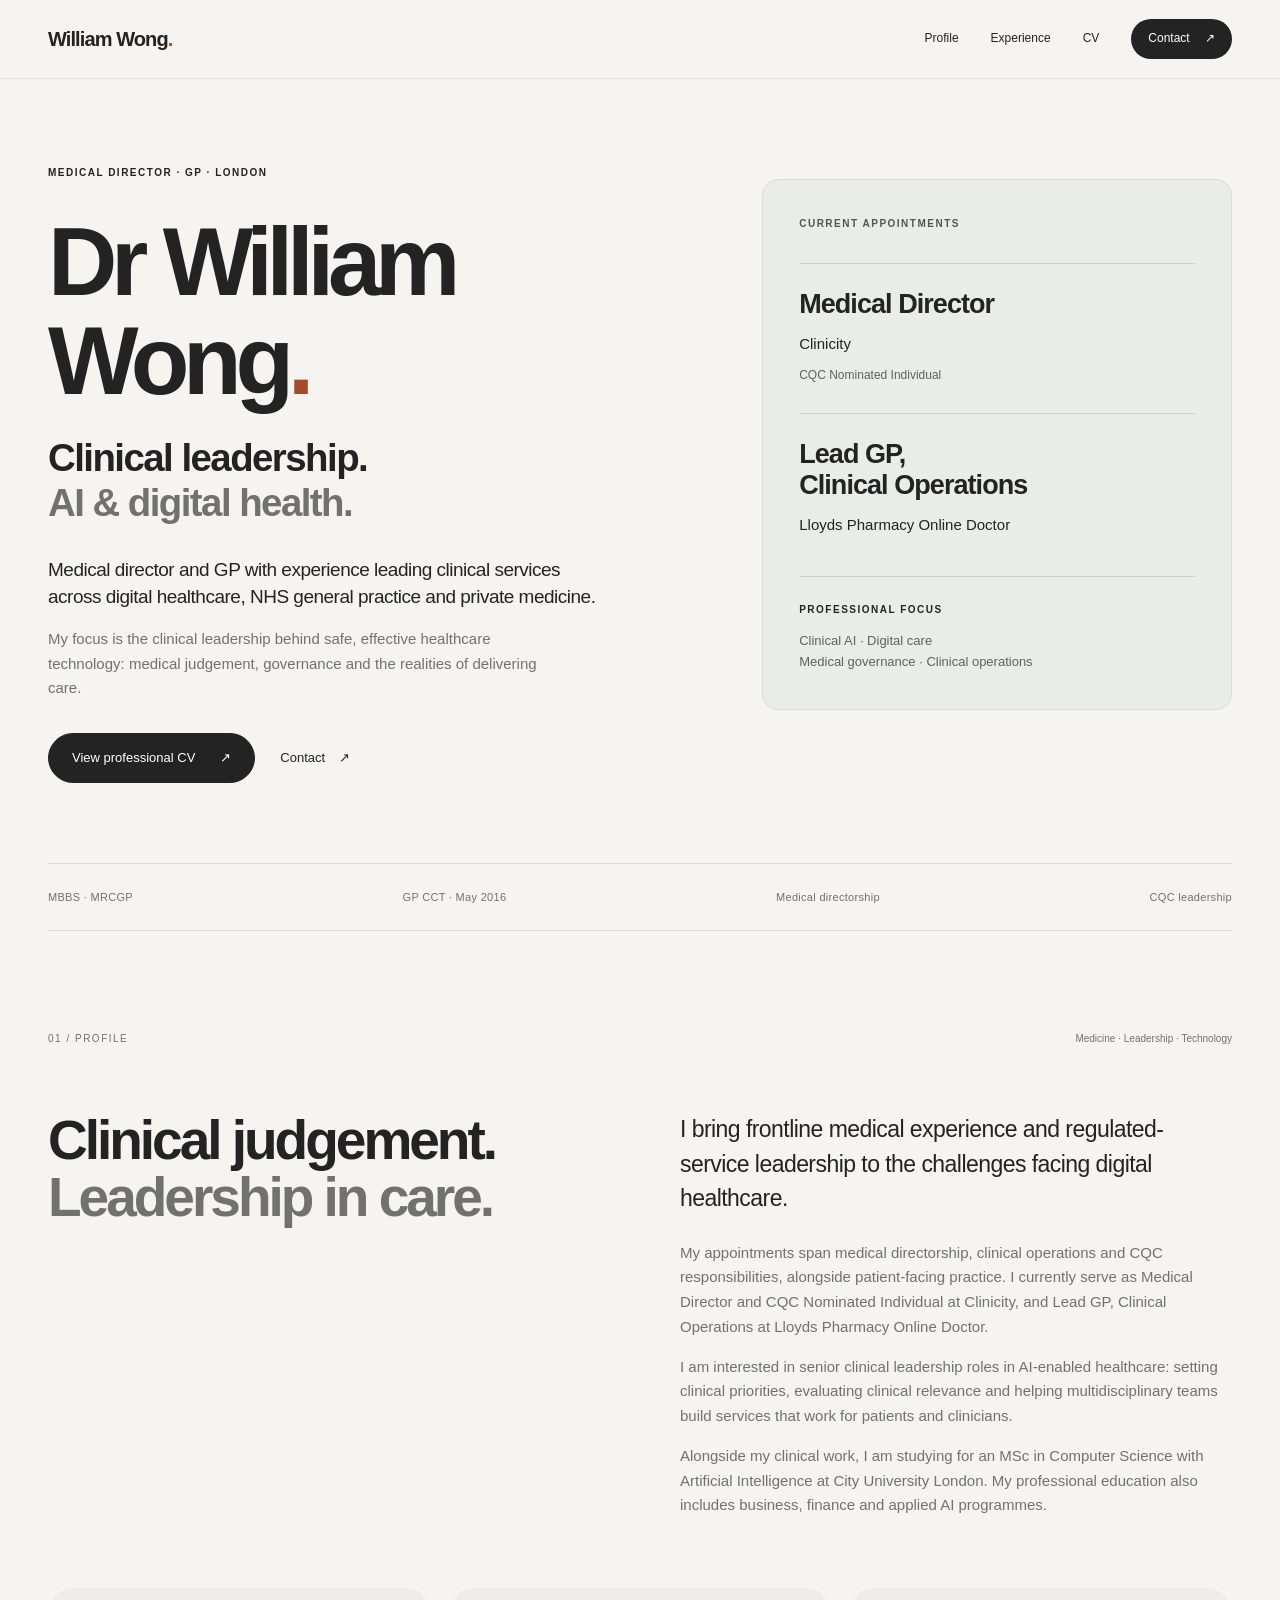
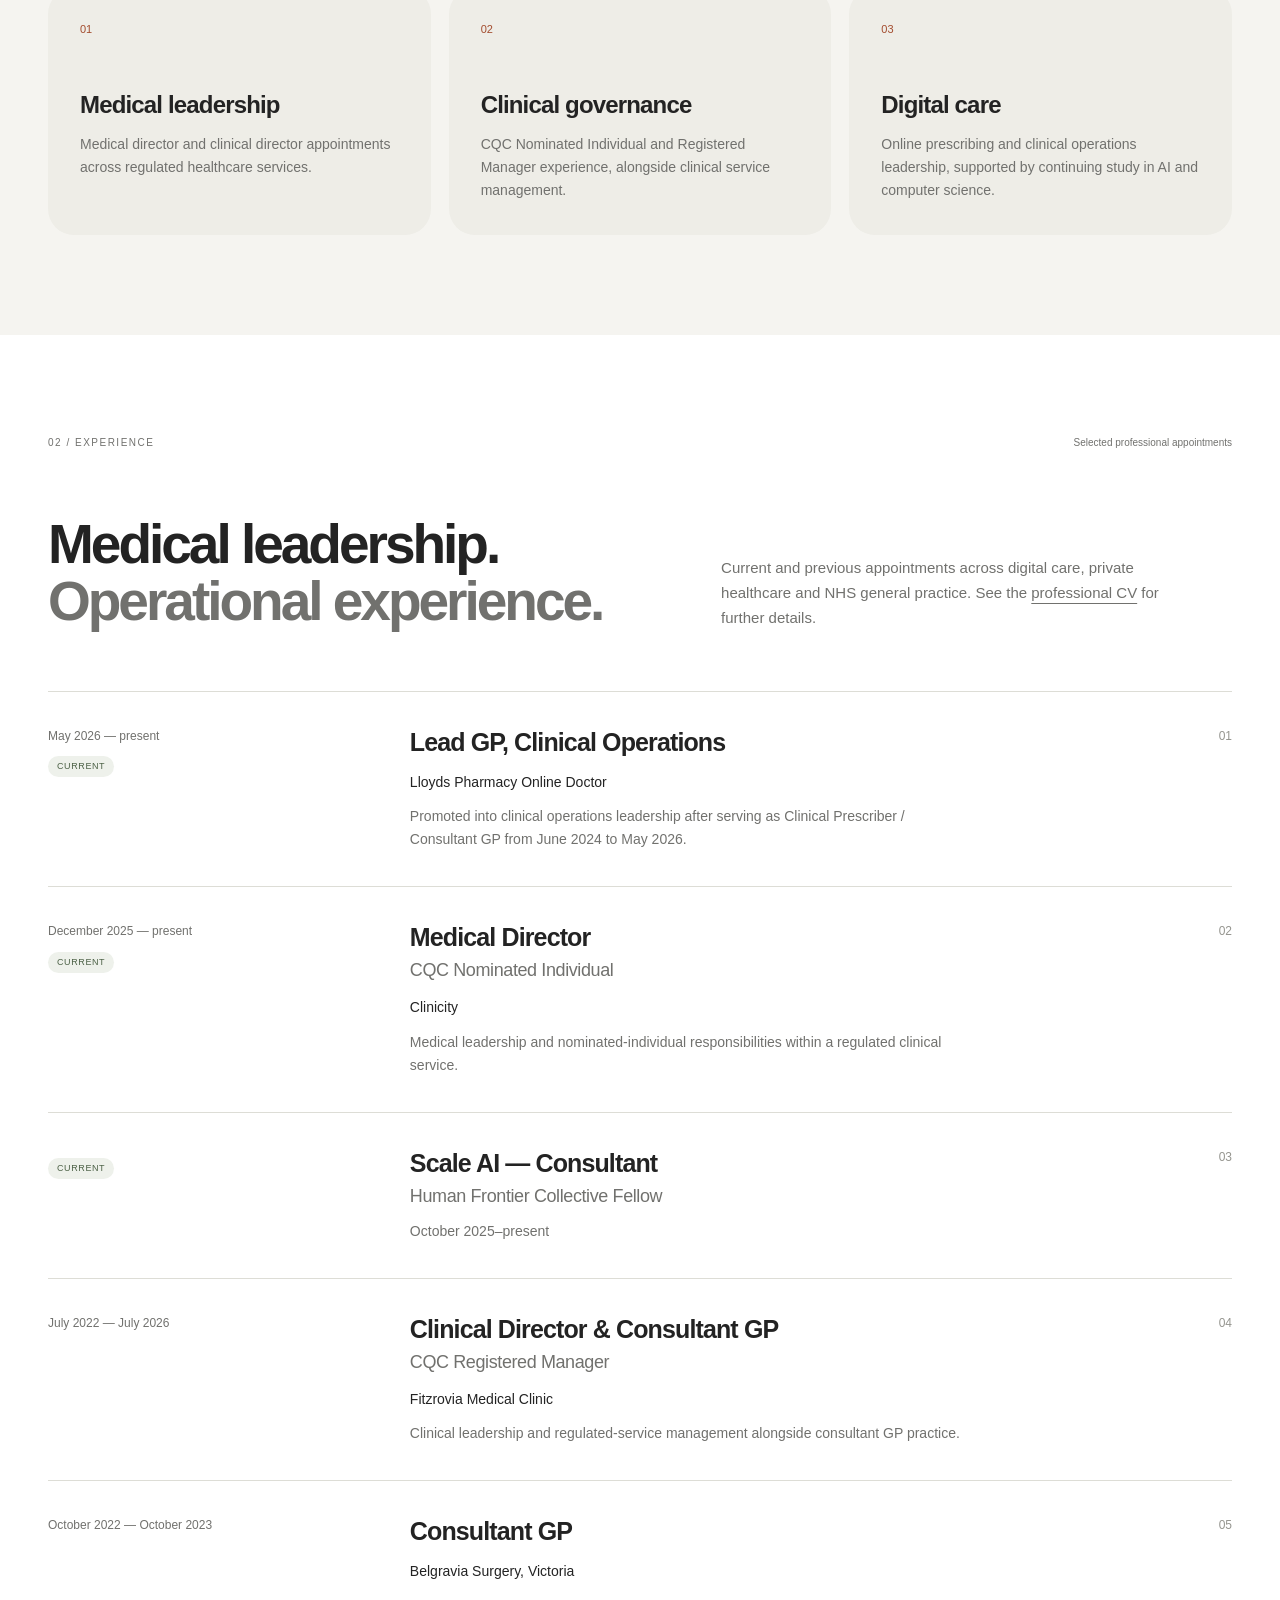
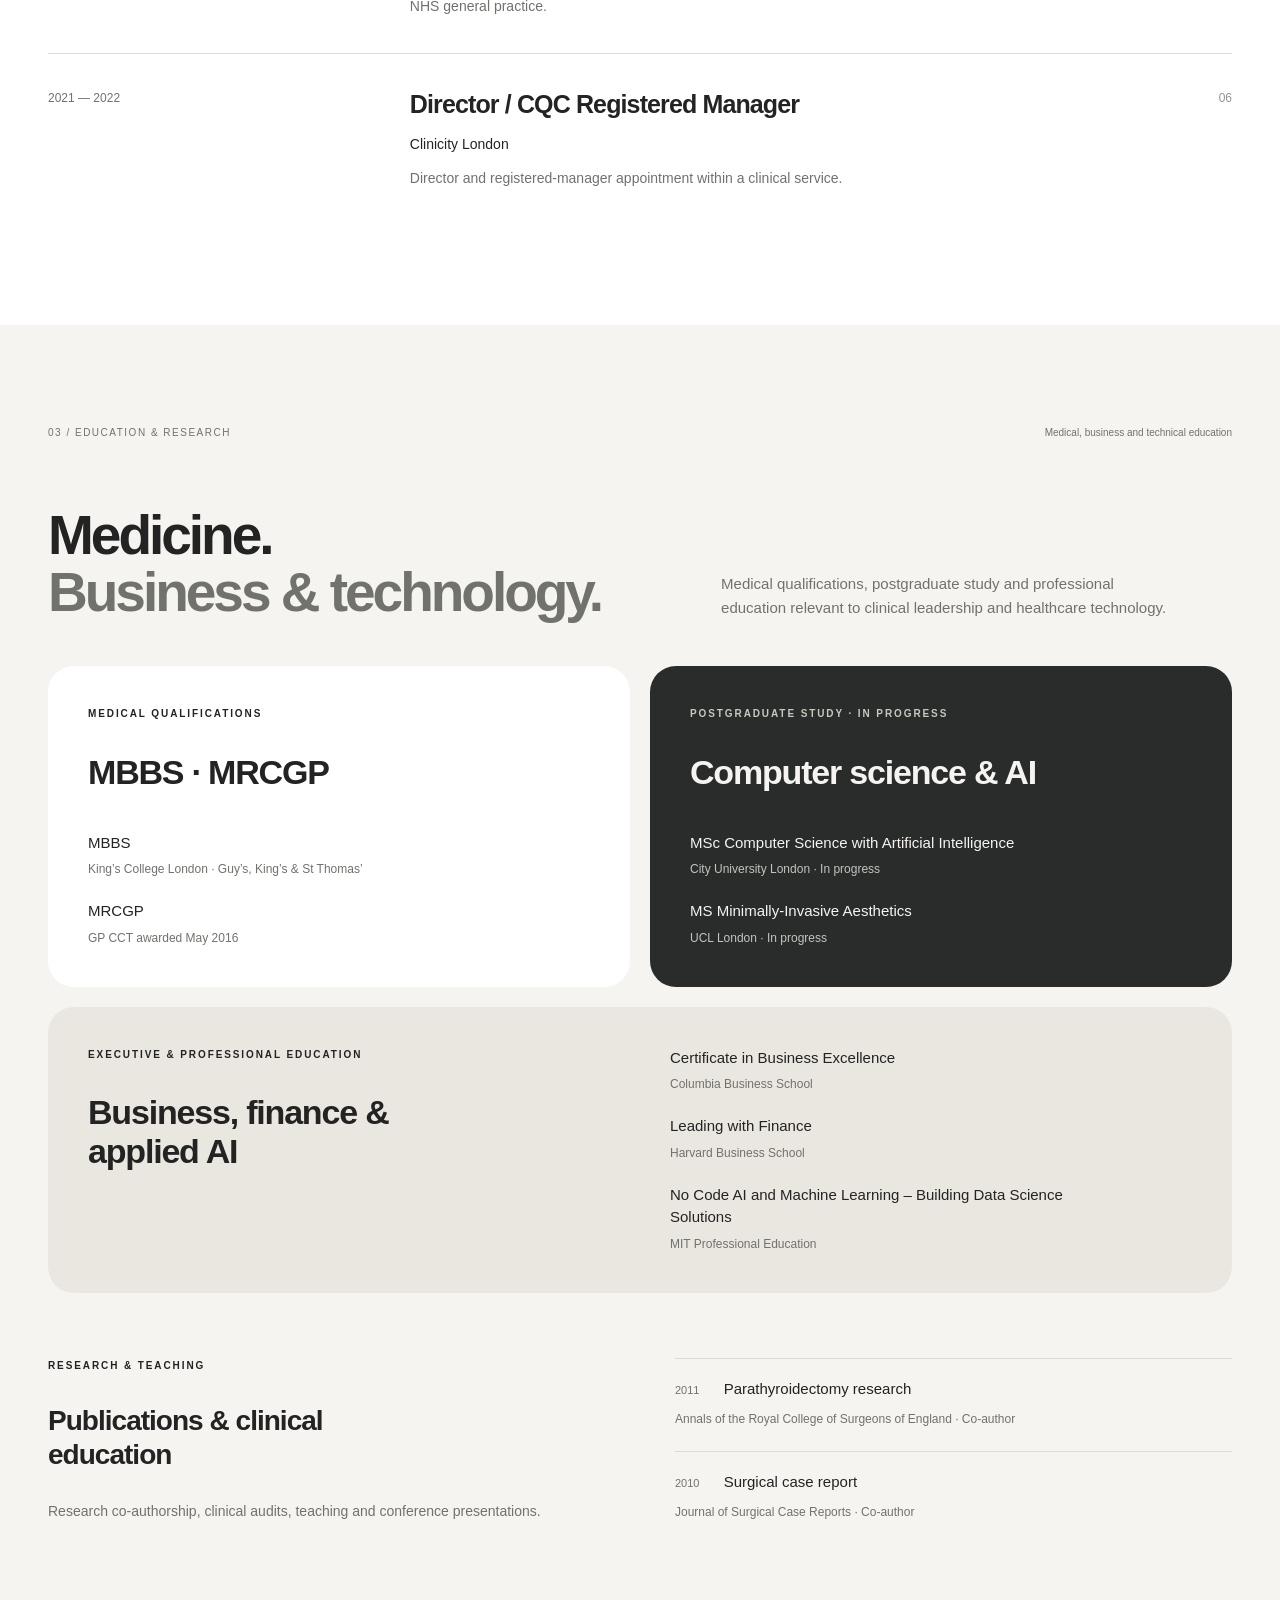
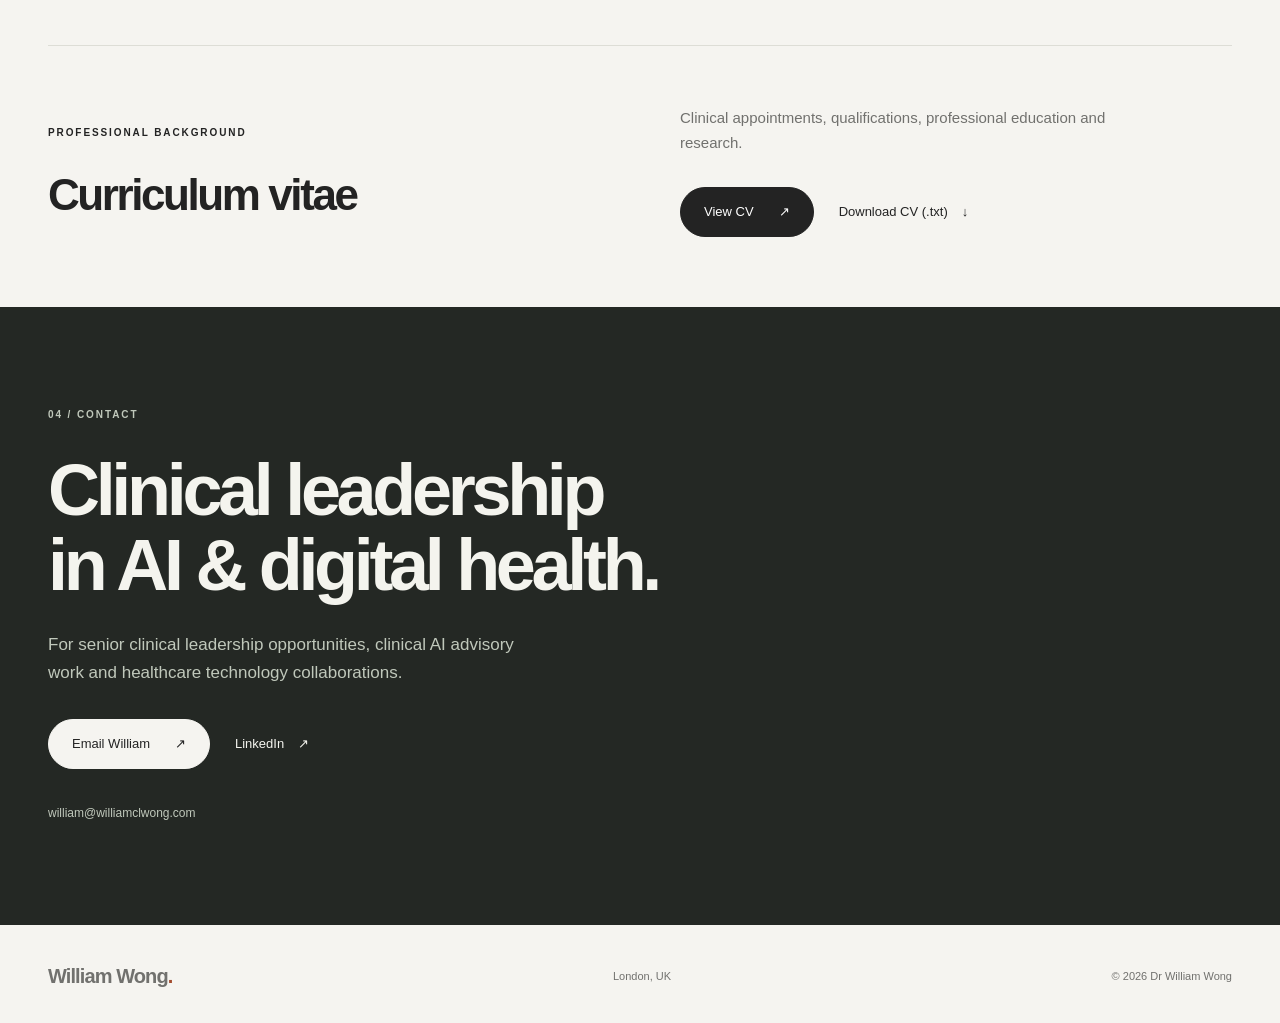
<file: index.html>
<!doctype html>
<html lang="en-GB">
<head>
<meta charset="utf-8"><meta name="viewport" content="width=device-width,initial-scale=1">
<title>Dr William Wong | Clinical Leadership, AI &amp; Digital Health</title>
<meta name="description" content="Dr William Wong: Medical Director and GP with clinical operations, CQC leadership and digital-care experience. Professional background, CV and contact.">
<link rel="canonical" href="https://williamclwong.com/"><meta name="theme-color" content="#f5f4f0">
<meta property="og:type" content="website"><meta property="og:title" content="Dr William Wong | Clinical Leadership, AI &amp; Digital Health"><meta property="og:description" content="Medical leadership, clinical governance and digital care. Experience, qualifications and professional CV."><meta property="og:url" content="https://williamclwong.com/"><meta name="twitter:card" content="summary">
<link rel="icon" href="/favicon.svg" type="image/svg+xml"><link rel="stylesheet" href="/styles.css">
<script type="application/ld+json">{"@context":"https://schema.org","@type":"Person","name":"Dr William Wong Chiew Lee","alternateName":"Dr William Wong","url":"https://williamclwong.com/","jobTitle":"Medical Director and General Practitioner","description":"London-based medical director and GP with clinical operations, digital primary care and CQC-regulated service leadership experience.","sameAs":["https://www.linkedin.com/in/wwcl84/"],"alumniOf":{"@type":"CollegeOrUniversity","name":"King's College London"}}</script>
</head>
<body>
<a class="skip" href="#main">Skip to content</a>
<header class="header"><div class="wrap nav"><a class="brand" href="/" aria-label="Dr William Wong home">William Wong<span class="brand-dot" aria-hidden="true">.</span></a><nav class="navlinks" aria-label="Main navigation"><a href="#about">Profile</a><a href="#experience">Experience</a><a href="/cv.html">CV</a><a class="nav-contact" href="#contact">Contact <span aria-hidden="true">↗</span></a></nav></div></header>
<main id="main">
<section class="wrap hero" aria-labelledby="hero-title">
<div class="hero-copy"><p class="eyebrow">Medical Director · GP · London</p><h1 id="hero-title">Dr William<br>Wong<span class="brand-dot">.</span></h1>
<p class="hero-position">Clinical leadership.<br><span class="soft">AI &amp; digital health.</span></p>
<p class="hero-intro">Medical director and GP with experience leading clinical services across digital healthcare, NHS general practice and private medicine.</p>
<p class="hero-detail">My focus is the clinical leadership behind safe, effective healthcare technology: medical judgement, governance and the realities of delivering care.</p>
<div class="actions"><a class="button primary" href="/cv.html">View professional CV <span aria-hidden="true">↗</span></a><a class="text-link" href="#contact">Contact <span aria-hidden="true">↗</span></a></div></div>
<aside class="leadership-panel" aria-label="Current appointments and professional focus"><p class="eyebrow">Current appointments</p><div class="appointment"><h2>Medical Director</h2><p>Clinicity</p><span>CQC Nominated Individual</span></div><div class="appointment"><h2>Lead GP,<br>Clinical Operations</h2><p>Lloyds Pharmacy Online Doctor</p></div><div class="panel-focus"><p class="eyebrow">Professional focus</p><p>Clinical AI · Digital care<br>Medical governance · Clinical operations</p></div></aside>
</section>
<div class="wrap"><div class="credentials"><span>MBBS · MRCGP</span><span>GP CCT · May 2016</span><span>Medical directorship</span><span>CQC leadership</span></div></div>
<section class="wrap section" id="about"><div class="section-marker"><span>01 / PROFILE</span><span>Medicine · Leadership · Technology</span></div><div class="about-grid"><h2>Clinical judgement.<br><span class="muted">Leadership in care.</span></h2><div class="aboutcopy"><p class="large-copy">I bring frontline medical experience and regulated-service leadership to the challenges facing digital healthcare.</p><p>My appointments span medical directorship, clinical operations and CQC responsibilities, alongside patient-facing practice. I currently serve as Medical Director and CQC Nominated Individual at Clinicity, and Lead GP, Clinical Operations at Lloyds Pharmacy Online Doctor.</p><p>I am interested in senior clinical leadership roles in AI-enabled healthcare: setting clinical priorities, evaluating clinical relevance and helping multidisciplinary teams build services that work for patients and clinicians.</p><p>Alongside my clinical work, I am studying for an MSc in Computer Science with Artificial Intelligence at City University London. My professional education also includes business, finance and applied AI programmes.</p></div></div>
<div class="perspective-grid"><article class="perspective"><span class="card-index">01</span><h3>Medical leadership</h3><p>Medical director and clinical director appointments across regulated healthcare services.</p></article><article class="perspective"><span class="card-index">02</span><h3>Clinical governance</h3><p>CQC Nominated Individual and Registered Manager experience, alongside clinical service management.</p></article><article class="perspective"><span class="card-index">03</span><h3>Digital care</h3><p>Online prescribing and clinical operations leadership, supported by continuing study in AI and computer science.</p></article></div></section>
<section class="experience-section" id="experience"><div class="wrap section"><div class="section-marker"><span>02 / EXPERIENCE</span><span>Selected professional appointments</span></div><div class="sectionhead"><h2>Medical leadership.<br><span class="muted">Operational experience.</span></h2><p>Current and previous appointments across digital care, private healthcare and NHS general practice. See the <a href="/cv.html">professional CV</a> for further details.</p></div><div class="timeline">
<article class="role"><div class="dates">May 2026 — present<span class="current">Current</span></div><div><h3>Lead GP, Clinical Operations</h3><strong>Lloyds Pharmacy Online Doctor</strong><p>Promoted into clinical operations leadership after serving as Clinical Prescriber / Consultant GP from June 2024 to May 2026.</p></div><span class="role-number" aria-hidden="true">01</span></article>
<article class="role"><div class="dates">December 2025 — present<span class="current">Current</span></div><div><h3>Medical Director<br><span class="role-subtitle">CQC Nominated Individual</span></h3><strong>Clinicity</strong><p>Medical leadership and nominated-individual responsibilities within a regulated clinical service.</p></div><span class="role-number" aria-hidden="true">02</span></article>
<article class="role"><div class="dates"><span class="current">Current</span></div><div><h3>Scale AI — Consultant<br><span class="role-subtitle">Human Frontier Collective Fellow</span></h3><p>October 2025–present</p></div><span class="role-number" aria-hidden="true">03</span></article>
<article class="role"><div class="dates">July 2022 — July 2026</div><div><h3>Clinical Director &amp; Consultant GP<br><span class="role-subtitle">CQC Registered Manager</span></h3><strong>Fitzrovia Medical Clinic</strong><p>Clinical leadership and regulated-service management alongside consultant GP practice.</p></div><span class="role-number" aria-hidden="true">04</span></article>
<article class="role"><div class="dates">October 2022 — October 2023</div><div><h3>Consultant GP</h3><strong>Belgravia Surgery, Victoria</strong><p>NHS general practice.</p></div><span class="role-number" aria-hidden="true">05</span></article>
<article class="role"><div class="dates">2021 — 2022</div><div><h3>Director / CQC Registered Manager</h3><strong>Clinicity London</strong><p>Director and registered-manager appointment within a clinical service.</p></div><span class="role-number" aria-hidden="true">06</span></article>
</div></div></section>
<section class="wrap section" id="education"><div class="section-marker"><span>03 / EDUCATION &amp; RESEARCH</span><span>Medical, business and technical education</span></div><div class="sectionhead"><h2>Medicine.<br><span class="muted">Business &amp; technology.</span></h2><p>Medical qualifications, postgraduate study and professional education relevant to clinical leadership and healthcare technology.</p></div>
<div class="education-grid"><article class="education-card"><p class="eyebrow">Medical qualifications</p><h3>MBBS · MRCGP</h3><ul><li>MBBS<span>King’s College London · Guy’s, King’s &amp; St Thomas’</span></li><li>MRCGP<span>GP CCT awarded May 2016</span></li></ul></article>
<article class="education-card dark-card"><p class="eyebrow">Postgraduate study · In progress</p><h3>Computer science &amp; AI</h3><ul><li>MSc Computer Science with Artificial Intelligence<span>City University London · In progress</span></li><li>MS Minimally-Invasive Aesthetics<span>UCL London · In progress</span></li></ul></article>
<article class="education-card wide-card"><div><p class="eyebrow">Executive &amp; professional education</p><h3>Business, finance &amp; applied AI</h3></div><ul><li>Certificate in Business Excellence<span>Columbia Business School</span></li><li>Leading with Finance<span>Harvard Business School</span></li><li>No Code AI and Machine Learning – Building Data Science Solutions<span>MIT Professional Education</span></li></ul></article></div>
<div class="research"><div><p class="eyebrow">Research &amp; teaching</p><h3>Publications &amp; clinical education</h3><p>Research co-authorship, clinical audits, teaching and conference presentations.</p></div><div class="research-list"><p><span>2011</span> Parathyroidectomy research<small>Annals of the Royal College of Surgeons of England · Co-author</small></p><p><span>2010</span> Surgical case report<small>Journal of Surgical Case Reports · Co-author</small></p></div></div></section>
<section class="wrap cv-banner" aria-label="Professional CV"><div><p class="eyebrow">Professional background</p><h2>Curriculum vitae</h2></div><div><p>Clinical appointments, qualifications, professional education and research.</p><div class="actions"><a class="button primary" href="/cv.html">View CV <span aria-hidden="true">↗</span></a><a class="text-link" href="/William-Wong-CV.txt" download>Download CV (.txt) <span aria-hidden="true">↓</span></a></div></div></section>
<section class="contact" id="contact"><div class="wrap"><p class="eyebrow">04 / CONTACT</p><h2>Clinical leadership<br>in AI &amp; digital health.</h2><p>For senior clinical leadership opportunities, clinical AI advisory work and healthcare technology collaborations.</p><div class="actions"><a class="button light-button" href="mailto:william@williamclwong.com">Email William <span aria-hidden="true">↗</span></a><a class="text-link" href="https://www.linkedin.com/in/wwcl84/" target="_blank" rel="noopener noreferrer">LinkedIn <span aria-hidden="true">↗</span></a></div><a class="email-address" href="mailto:william@williamclwong.com">william@williamclwong.com</a></div></section>
</main>
<footer class="wrap"><div class="footerline"><a class="brand" href="/">William Wong<span class="brand-dot" aria-hidden="true">.</span></a><span>London, UK</span><span>© 2026 Dr William Wong</span></div></footer>
</body></html>
</file>
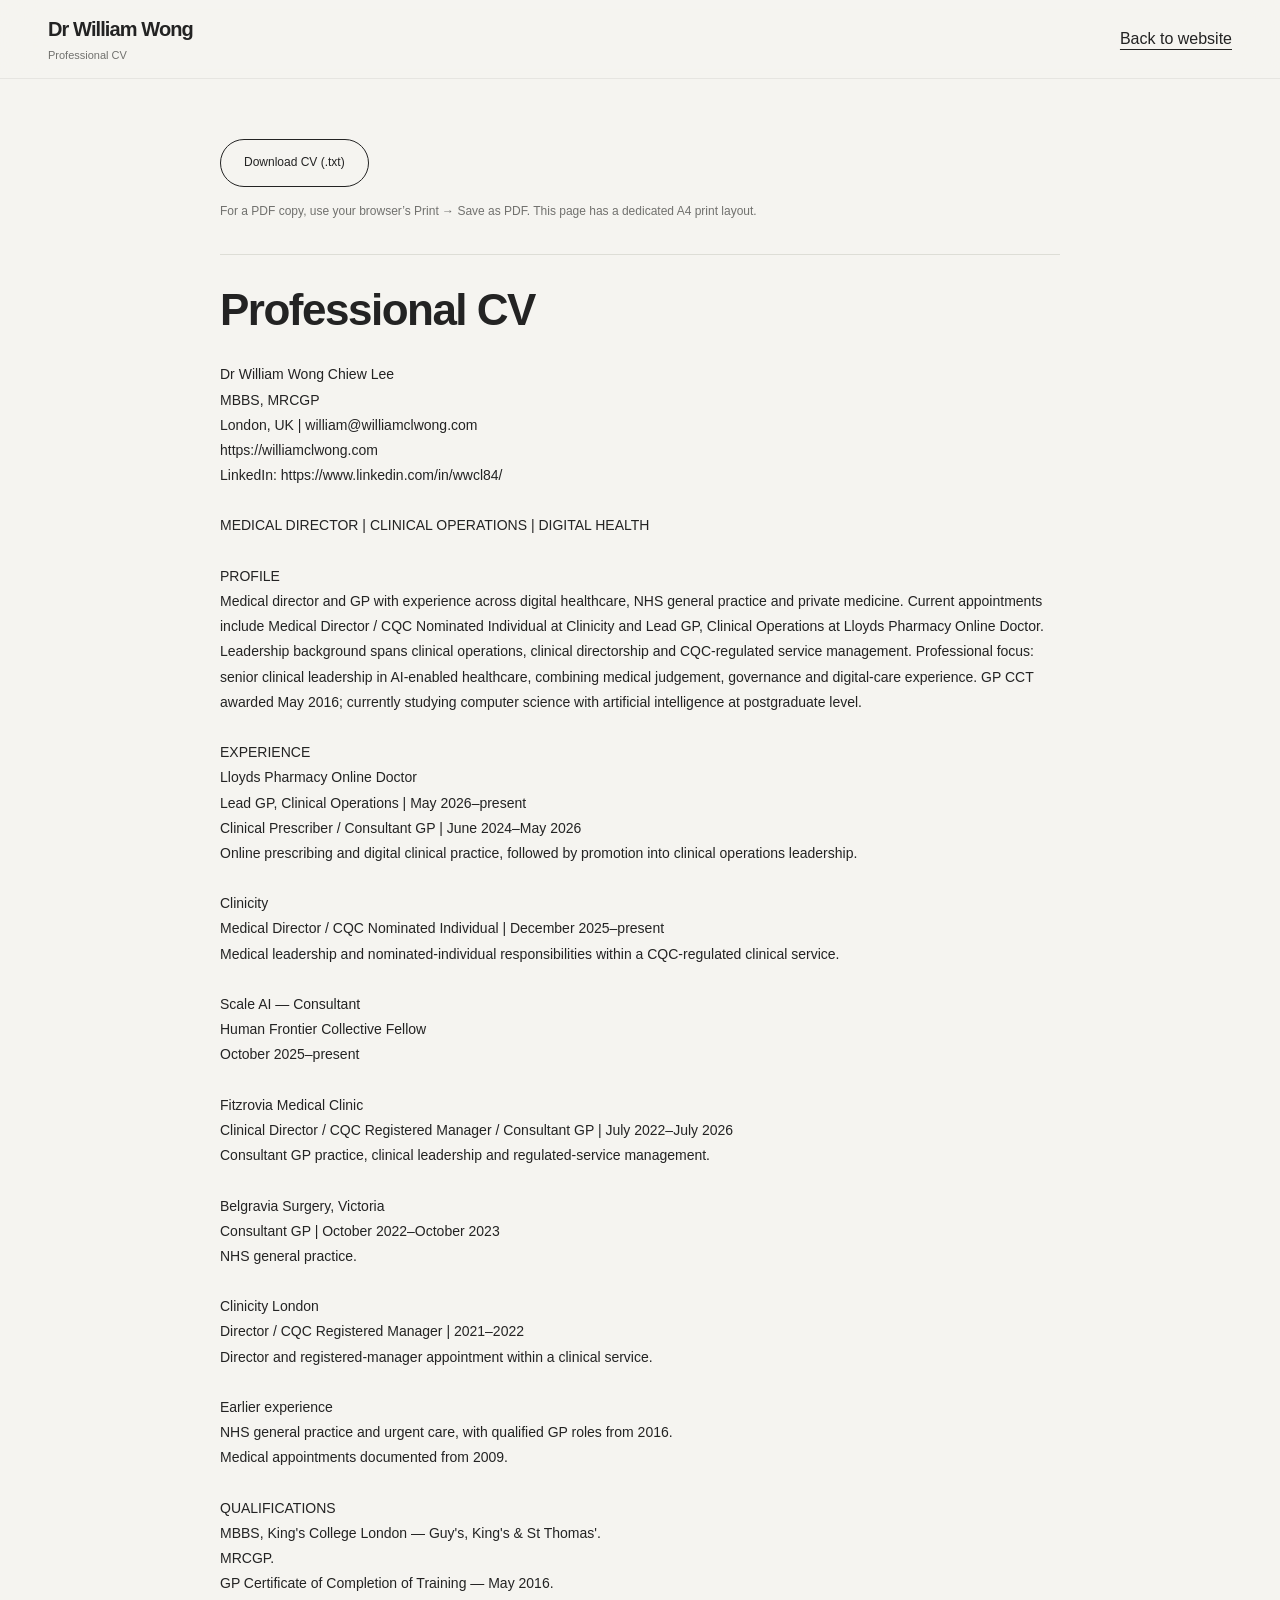
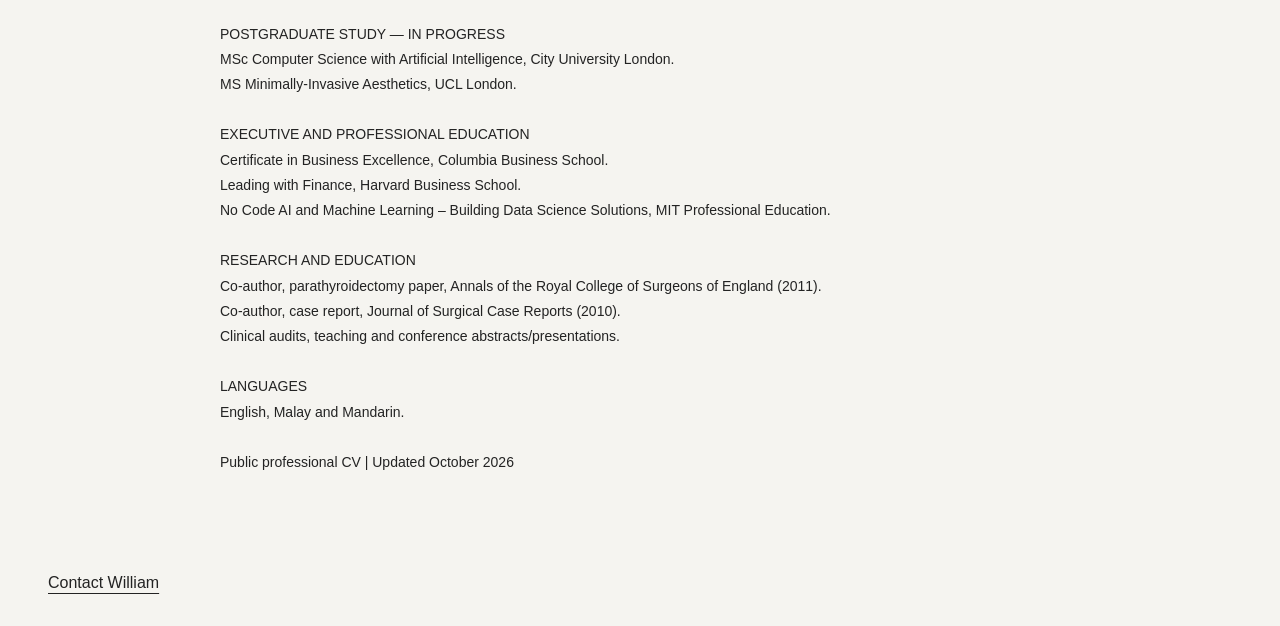
<file: cv.html>
<!doctype html><html lang="en-GB"><head><meta charset="utf-8"><meta name="viewport" content="width=device-width,initial-scale=1"><title>Professional CV | Dr William Wong</title><meta name="description" content="Public professional CV of Dr William Wong Chiew Lee: clinical leadership, digital primary care, qualifications and research."><link rel="canonical" href="https://williamclwong.com/cv.html"><link rel="stylesheet" href="/styles.css"><link rel="icon" href="/favicon.svg" type="image/svg+xml"></head><body><a class="skip" href="#main">Skip to CV</a><header class="header"><nav class="wrap nav" aria-label="CV navigation"><a class="brand" href="/">Dr William Wong<small>Professional CV</small></a><a href="/">Back to website</a></nav></header><main id="main" class="wrap cvpage"><div class="cvtools"><a class="button" href="/William-Wong-CV.txt" download>Download CV (.txt)</a><p class="note" style="margin-top:15px">For a PDF copy, use your browser’s Print → Save as PDF. This page has a dedicated A4 print layout.</p></div><h1>Professional CV</h1><div class="cvtext">Dr William Wong Chiew Lee
MBBS, MRCGP
London, UK | william@williamclwong.com
https://williamclwong.com
LinkedIn: https://www.linkedin.com/in/wwcl84/

MEDICAL DIRECTOR | CLINICAL OPERATIONS | DIGITAL HEALTH

PROFILE
Medical director and GP with experience across digital healthcare, NHS general practice and private medicine. Current appointments include Medical Director / CQC Nominated Individual at Clinicity and Lead GP, Clinical Operations at Lloyds Pharmacy Online Doctor. Leadership background spans clinical operations, clinical directorship and CQC-regulated service management. Professional focus: senior clinical leadership in AI-enabled healthcare, combining medical judgement, governance and digital-care experience. GP CCT awarded May 2016; currently studying computer science with artificial intelligence at postgraduate level.

EXPERIENCE
Lloyds Pharmacy Online Doctor
Lead GP, Clinical Operations | May 2026–present
Clinical Prescriber / Consultant GP | June 2024–May 2026
Online prescribing and digital clinical practice, followed by promotion into clinical operations leadership.

Clinicity
Medical Director / CQC Nominated Individual | December 2025–present
Medical leadership and nominated-individual responsibilities within a CQC-regulated clinical service.

Scale AI — Consultant
Human Frontier Collective Fellow
October 2025–present

Fitzrovia Medical Clinic
Clinical Director / CQC Registered Manager / Consultant GP | July 2022–July 2026
Consultant GP practice, clinical leadership and regulated-service management.

Belgravia Surgery, Victoria
Consultant GP | October 2022–October 2023
NHS general practice.

Clinicity London
Director / CQC Registered Manager | 2021–2022
Director and registered-manager appointment within a clinical service.

Earlier experience
NHS general practice and urgent care, with qualified GP roles from 2016.
Medical appointments documented from 2009.

QUALIFICATIONS
MBBS, King's College London — Guy's, King's &amp; St Thomas'.
MRCGP.
GP Certificate of Completion of Training — May 2016.

POSTGRADUATE STUDY — IN PROGRESS
MSc Computer Science with Artificial Intelligence, City University London.
MS Minimally-Invasive Aesthetics, UCL London.

EXECUTIVE AND PROFESSIONAL EDUCATION
Certificate in Business Excellence, Columbia Business School.
Leading with Finance, Harvard Business School.
No Code AI and Machine Learning – Building Data Science Solutions, MIT Professional Education.

RESEARCH AND EDUCATION
Co-author, parathyroidectomy paper, Annals of the Royal College of Surgeons of England (2011).
Co-author, case report, Journal of Surgical Case Reports (2010).
Clinical audits, teaching and conference abstracts/presentations.

LANGUAGES
English, Malay and Mandarin.

Public professional CV | Updated October 2026
</div></main><footer class="wrap"><a href="/#contact">Contact William</a></footer></body></html>
</file>
<file: styles.css>
:root{--ink:#232323;--muted:#71716e;--paper:#f5f4f0;--white:#fff;--line:#ddddd6;--accent:#a34c2e;--radius:26px}*{box-sizing:border-box}html{scroll-behavior:smooth;scroll-padding-top:90px}body{margin:0;background:var(--paper);color:var(--ink);font:16px/1.65 -apple-system,BlinkMacSystemFont,"Segoe UI",Helvetica,Arial,sans-serif;-webkit-font-smoothing:antialiased}a{color:inherit;text-underline-offset:5px}a:hover{color:var(--accent)}a:focus-visible{outline:3px solid var(--accent);outline-offset:5px;border-radius:3px}.wrap{width:min(1200px,calc(100% - 96px));margin:auto}.skip{position:absolute;top:-100px;left:20px;background:white;padding:12px;z-index:30}.skip:focus{top:12px}.header{position:sticky;top:0;z-index:10;background:rgba(245,244,240,.94);backdrop-filter:blur(20px);border-bottom:1px solid rgba(35,35,35,.07)}.nav{display:flex;align-items:center;justify-content:space-between;gap:24px;min-height:78px}.brand{font-size:20px;font-weight:650;letter-spacing:-.9px;text-decoration:none;white-space:nowrap}.brand-dot{color:var(--accent)}.brand small{display:block;font-size:11px;letter-spacing:0;color:var(--muted);font-weight:400}.navlinks{display:flex;align-items:center;gap:32px}.navlinks a{font-size:12px;text-decoration:none}.navlinks .nav-contact{background:var(--ink);color:white;border-radius:50px;padding:10px 17px}.nav-contact span{margin-left:12px}h1,h2,h3,p{margin-top:0}h1,h2,h3{font-weight:550;letter-spacing:-.055em;line-height:1.04}h1{font-size:clamp(64px,7.4vw,104px);margin-bottom:30px;font-weight:600}h2{font-size:clamp(38px,4.3vw,59px);margin-bottom:28px}h3{font-size:26px;letter-spacing:-.035em}.muted,.soft{color:var(--muted)}.eyebrow{font-size:10px;font-weight:600;letter-spacing:1.9px;text-transform:uppercase;margin-bottom:30px}.hero{display:grid;grid-template-columns:1.15fr 1fr;gap:70px;padding-top:86px;padding-bottom:80px;align-items:center}.hero-copy{animation:enter .8s ease both}.hero .eyebrow{display:flex;gap:10px;align-items:center;letter-spacing:1.5px}.status-dot{width:6px;height:6px;border-radius:50%;background:var(--accent)}.hero-intro{font-size:22px;line-height:1.45;letter-spacing:-.5px;max-width:450px;margin-bottom:16px}.hero-detail{font-size:15px;color:var(--muted);max-width:430px}.actions{display:flex;gap:25px;align-items:center;flex-wrap:wrap;margin-top:32px}.button{display:inline-flex;align-items:center;justify-content:center;gap:25px;border:1px solid var(--ink);padding:13px 23px;font-size:13px;text-decoration:none;font-weight:500;border-radius:50px;transition:background .2s,transform .2s}.button.primary{background:var(--ink);color:white}.button:hover{background:var(--accent);border-color:var(--accent);color:white;transform:translateY(-2px)}.text-link{font-size:13px;text-decoration:none;display:inline-flex;gap:14px;align-items:center}.text-link:hover{text-decoration:underline}.hero-art{aspect-ratio:4/5;min-width:0;position:relative;overflow:hidden;isolation:isolate;border-radius:180px 180px 24px 24px;background:#e6d4c2;background:radial-gradient(ellipse at 65% 25%,#f7ece0 0,transparent 50%),linear-gradient(140deg,#e9ded1,#c39271 65%,#8e6352);box-shadow:0 30px 65px -50px #59372880;animation:enter 1s .1s ease both}.art-label{position:absolute;top:49%;left:9%;right:9%;display:flex;justify-content:space-between;font-size:8px;letter-spacing:1.5px;color:#654b3c;z-index:2}.orb{position:absolute;border:1px solid #fff7;pointer-events:none;border-radius:50%}.orb-one{width:100%;height:80%;top:10%;left:-40%;transform:rotate(-35deg)}.orb-two{width:95%;height:75%;top:-30%;left:30%;background:linear-gradient(145deg,#fff8,transparent);box-shadow:0 20px 50px #72472d14}.orb-three{width:130%;height:85%;left:14%;top:35%;background:linear-gradient(130deg,#f5e6cf33,#80533f20);box-shadow:-10px -10px 60px #fff2}.art-monogram{position:absolute;left:10%;top:13%;font-size:clamp(100px,13vw,190px);font-family:Georgia,serif;font-style:italic;letter-spacing:-.17em;line-height:1;color:#fff8;white-space:nowrap}.art-monogram span{color:#68402e80}.art-caption{position:absolute;left:9%;bottom:9%;font-size:clamp(25px,2.7vw,38px);font-weight:500;letter-spacing:-1.4px;line-height:1.15;color:#fff8ef}.art-corner{position:absolute;right:9%;bottom:9%;font-size:34px;color:#fff8ef}.credentials{display:flex;justify-content:space-between;gap:20px;padding:24px 0;border-top:1px solid var(--line);border-bottom:1px solid var(--line);font-size:11px;color:var(--muted);letter-spacing:.3px}.section{padding-top:100px;padding-bottom:100px}.section-marker{display:flex;justify-content:space-between;gap:25px;margin-bottom:65px;font-size:10px;letter-spacing:1.5px;color:var(--muted)}.section-marker span+span{letter-spacing:0}.about-grid{display:grid;grid-template-columns:1fr 1fr;gap:80px}.aboutcopy p{color:var(--muted);font-size:15px}.aboutcopy .large-copy{font-size:23px;line-height:1.5;letter-spacing:-.55px;color:var(--ink);margin-bottom:25px}.perspective-grid{display:grid;grid-template-columns:repeat(3,1fr);gap:18px;margin-top:55px}.perspective{background:#eeede7;padding:32px;border-radius:var(--radius)}.card-index{font-size:11px;color:var(--accent);display:block;margin-bottom:55px}.perspective h3{font-size:24px;margin-bottom:15px}.perspective p{font-size:14px;color:var(--muted);margin:0}.experience-section{background:#fff}.sectionhead{display:grid;grid-template-columns:1.2fr 1fr;gap:60px;align-items:end;margin-bottom:45px}.sectionhead h2{margin-bottom:0}.sectionhead>p{font-size:15px;color:var(--muted);max-width:450px;margin:0}.timeline{margin-top:60px}.role{display:grid;grid-template-columns:.7fr 1.6fr 40px;gap:35px;padding:35px 0;border-top:1px solid var(--line)}.dates{font-size:12px;color:var(--muted)}.current{display:block;width:fit-content;font-size:9px;letter-spacing:.6px;text-transform:uppercase;background:#eef1eb;color:#4b6045;padding:3px 9px;border-radius:30px;margin-top:10px}.role h3{font-size:25px;line-height:1.2;margin-bottom:12px}.role-subtitle{font-size:18px;font-weight:400;color:var(--muted);letter-spacing:-.4px}.role strong{font-size:14px;font-weight:500}.role p{font-size:14px;color:var(--muted);max-width:560px;margin:10px 0 0}.role-number{font-size:12px;text-align:right;color:#95958f}.education-grid{display:grid;grid-template-columns:1fr 1fr;gap:20px}.education-card{background:#fff;border-radius:var(--radius);padding:40px}.education-card h3{font-size:34px;margin-bottom:40px}.education-card ul{list-style:none;padding:0;margin:0}.education-card li{font-size:15px;line-height:1.5;margin-top:22px;max-width:420px}.education-card li span{display:block;font-size:12px;color:var(--muted);margin-top:6px}.dark-card{background:#292c2a;color:#f5f4f0}.dark-card .eyebrow{color:#c2cbbd}.dark-card li span{color:#c1c5be}.wide-card{grid-column:1/-1;background:#e9e7df;display:grid;grid-template-columns:1fr 1fr;gap:60px}.wide-card h3{max-width:260px}.wide-card li:first-child{margin-top:0}.research{display:grid;grid-template-columns:1fr 1fr;gap:70px;padding-top:65px}.research h3{font-size:28px;line-height:1.2;max-width:330px}.research p{font-size:14px;color:var(--muted)}.research .eyebrow{font-size:10px;color:var(--ink)}.research-list p{border-top:1px solid var(--line);padding-top:18px;margin-bottom:22px;color:var(--ink);font-size:15px}.research-list span{font-size:11px;margin-right:20px;color:var(--muted)}.research-list small{display:block;font-size:12px;color:var(--muted);margin-top:8px}.cv-banner{border-top:1px solid var(--line);padding-top:60px;padding-bottom:70px;display:grid;grid-template-columns:1fr 1fr;gap:80px;align-items:center}.cv-banner h2{font-size:44px;margin-bottom:0}.cv-banner p:not(.eyebrow){color:var(--muted);font-size:15px;max-width:440px}.contact{background:#242824;color:#f4f4ee;padding:100px 0}.contact .eyebrow{color:#c0c8bb}.contact h2{font-size:clamp(52px,7vw,90px);max-width:820px;letter-spacing:-.06em}.contact h2 em{font-family:Georgia,serif;font-weight:400;color:#d6bd9f}.contact p:not(.eyebrow){color:#c0c8bb;font-size:17px;max-width:500px}.contact .text-link{color:#f4f4ee}.light-button{background:var(--paper);color:var(--ink);border-color:var(--paper)}.email-address{display:inline-block;max-width:100%;overflow-wrap:anywhere;font-size:12px;color:#c0c8bb;margin-top:35px;text-decoration:none}.email-address:hover{color:white}footer{padding-top:35px;padding-bottom:30px}footer .footerline{display:flex;justify-content:space-between;align-items:center;gap:20px;flex-wrap:wrap;font-size:11px;color:var(--muted)}footer p{margin-top:28px;margin-bottom:0;font-size:11px;color:var(--muted)}.note{font-size:12px;color:var(--muted)}.cvpage{max-width:840px;padding-top:60px;padding-bottom:60px}.cvpage h1{font-size:44px;letter-spacing:-1.5px}.cvtext{white-space:pre-wrap;overflow-wrap:anywhere;font-size:14px;line-height:1.8}.cvtools{border-bottom:1px solid var(--line);padding-bottom:20px;margin-bottom:32px}.cvtools .button{font-size:12px}.cvpage h2{font-size:28px}.cvpage h3{font-size:19px}.cvpage pre{white-space:pre-wrap;overflow-wrap:anywhere}@keyframes enter{from{opacity:0;transform:translateY(15px)}to{opacity:1;transform:translateY(0)}}@media(min-width:1500px){.hero{padding-top:110px;padding-bottom:100px}}@media(max-width:1000px){.wrap{width:calc(100% - 64px)}.hero{gap:40px}.hero-intro{font-size:20px}.hero-art{aspect-ratio:3/5}.about-grid,.sectionhead,.cv-banner{gap:40px}.perspective{padding:25px}.perspective h3{font-size:21px}.education-card{padding:30px}.art-monogram{top:19%}.research{gap:35px}}@media(max-width:700px){.wrap{width:calc(100% - 40px)}.nav{min-height:70px;gap:12px}.brand{font-size:17px}.navlinks{gap:16px}.navlinks a{font-size:11px}.navlinks .nav-contact{display:none}.hero{grid-template-columns:1fr;gap:40px;padding-top:55px;padding-bottom:45px}h1{font-size:clamp(64px,14vw,92px);letter-spacing:-.065em}.hero-intro{max-width:450px}.hero-detail{max-width:450px}.hero-art{aspect-ratio:1.25;border-radius:140px 140px 20px 20px;max-width:460px;width:100%;justify-self:center}.art-monogram{font-size:150px;top:7%;left:13%}.art-label{top:51%}.art-caption{font-size:30px}.credentials{display:grid;grid-template-columns:1fr 1fr;gap:12px;font-size:10px}.section{padding-top:65px;padding-bottom:65px}.section-marker{margin-bottom:40px;font-size:9px}.section-marker span+span{display:none}.about-grid,.sectionhead,.education-grid,.research,.cv-banner{grid-template-columns:1fr;gap:25px}.about-grid h2{margin-bottom:8px}.perspective-grid{grid-template-columns:1fr;margin-top:30px;gap:12px}.perspective{padding:25px;display:grid;grid-template-columns:30px 1fr;gap:8px 15px}.card-index{margin:0;grid-row:1/3}.perspective h3{margin:0}.perspective p{grid-column:2}.sectionhead>p{max-width:100%}.timeline{margin-top:35px}.role{grid-template-columns:1fr 25px;gap:15px;padding:28px 0}.role .dates{grid-column:1}.current{display:inline-block;margin:0 0 0 10px}.role>div+div{grid-column:1}.role-number{grid-column:2;grid-row:1}.role h3{font-size:23px}.wide-card{grid-column:auto;grid-template-columns:1fr;gap:10px}.education-card h3{margin-bottom:30px}.wide-card h3{max-width:none;margin-bottom:10px}.research{padding-top:45px}.research h3{max-width:none}.cv-banner{padding-top:45px;padding-bottom:55px}.cv-banner .actions{gap:22px}.contact{padding:65px 0}.contact h2{font-size:60px}.contact p:not(.eyebrow){font-size:16px}.contact .actions{gap:22px}footer .footerline{align-items:flex-start;flex-direction:column;gap:12px}.cvpage{padding-top:40px}.cvpage h1{font-size:36px}.cvtext{font-size:13px}.cvpage .nav{flex-wrap:wrap}}@media(prefers-reduced-motion:reduce){html{scroll-behavior:auto}*,*::before,*::after{animation:none!important;transition:none!important}.button:hover{transform:none}}.hero{grid-template-columns:1.35fr 1fr;gap:80px;align-items:start}.hero h1{font-size:clamp(64px,7.5vw,100px);margin-bottom:24px;letter-spacing:-.065em}.hero-position{font-size:clamp(26px,3vw,40px);line-height:1.18;letter-spacing:-.04em;font-weight:550;margin-bottom:30px}.hero-intro{font-size:19px;max-width:550px}.hero-detail{max-width:510px}.leadership-panel{margin-top:14px;background:#eaece8;border:1px solid #d8ded6;border-radius:16px;padding:36px}.leadership-panel>.eyebrow{color:#4a5b4e;margin-bottom:30px}.appointment{padding:25px 0;border-top:1px solid #cbd3c8}.appointment h2{font-size:27px;line-height:1.15;letter-spacing:-.035em;margin-bottom:12px}.appointment p{font-size:15px;margin-bottom:5px}.appointment span{font-size:12px;color:#59665b}.panel-focus{border-top:1px solid #cbd3c8;padding-top:25px;margin-top:8px}.panel-focus .eyebrow{margin-bottom:12px}.panel-focus>p:last-child{font-size:13px;color:#59665b;margin-bottom:0}.contact h2{font-size:clamp(42px,5.8vw,72px);max-width:1000px}.education-card h3{line-height:1.15}.wide-card h3{max-width:340px}@media(max-width:1000px){.hero{gap:36px}.leadership-panel{padding:26px}.appointment h2{font-size:24px}}@media(max-width:700px){.hero{grid-template-columns:1fr;gap:32px}.hero h1{font-size:clamp(58px,13vw,86px)}.hero-position{font-size:30px}.hero-intro{font-size:18px}.leadership-panel{margin-top:0;padding:26px}.contact h2{font-size:clamp(38px,9.5vw,58px)}.contact h2 br{display:none}}@media print{body{background:white;color:black}.header,footer,.cvtools,.skip{display:none}.wrap{width:100%;max-width:none}.cvpage{padding:0}.cvtext{font-size:10pt;line-height:1.5}.cvpage h1{font-size:25pt}@page{size:A4;margin:18mm}}
</file>
